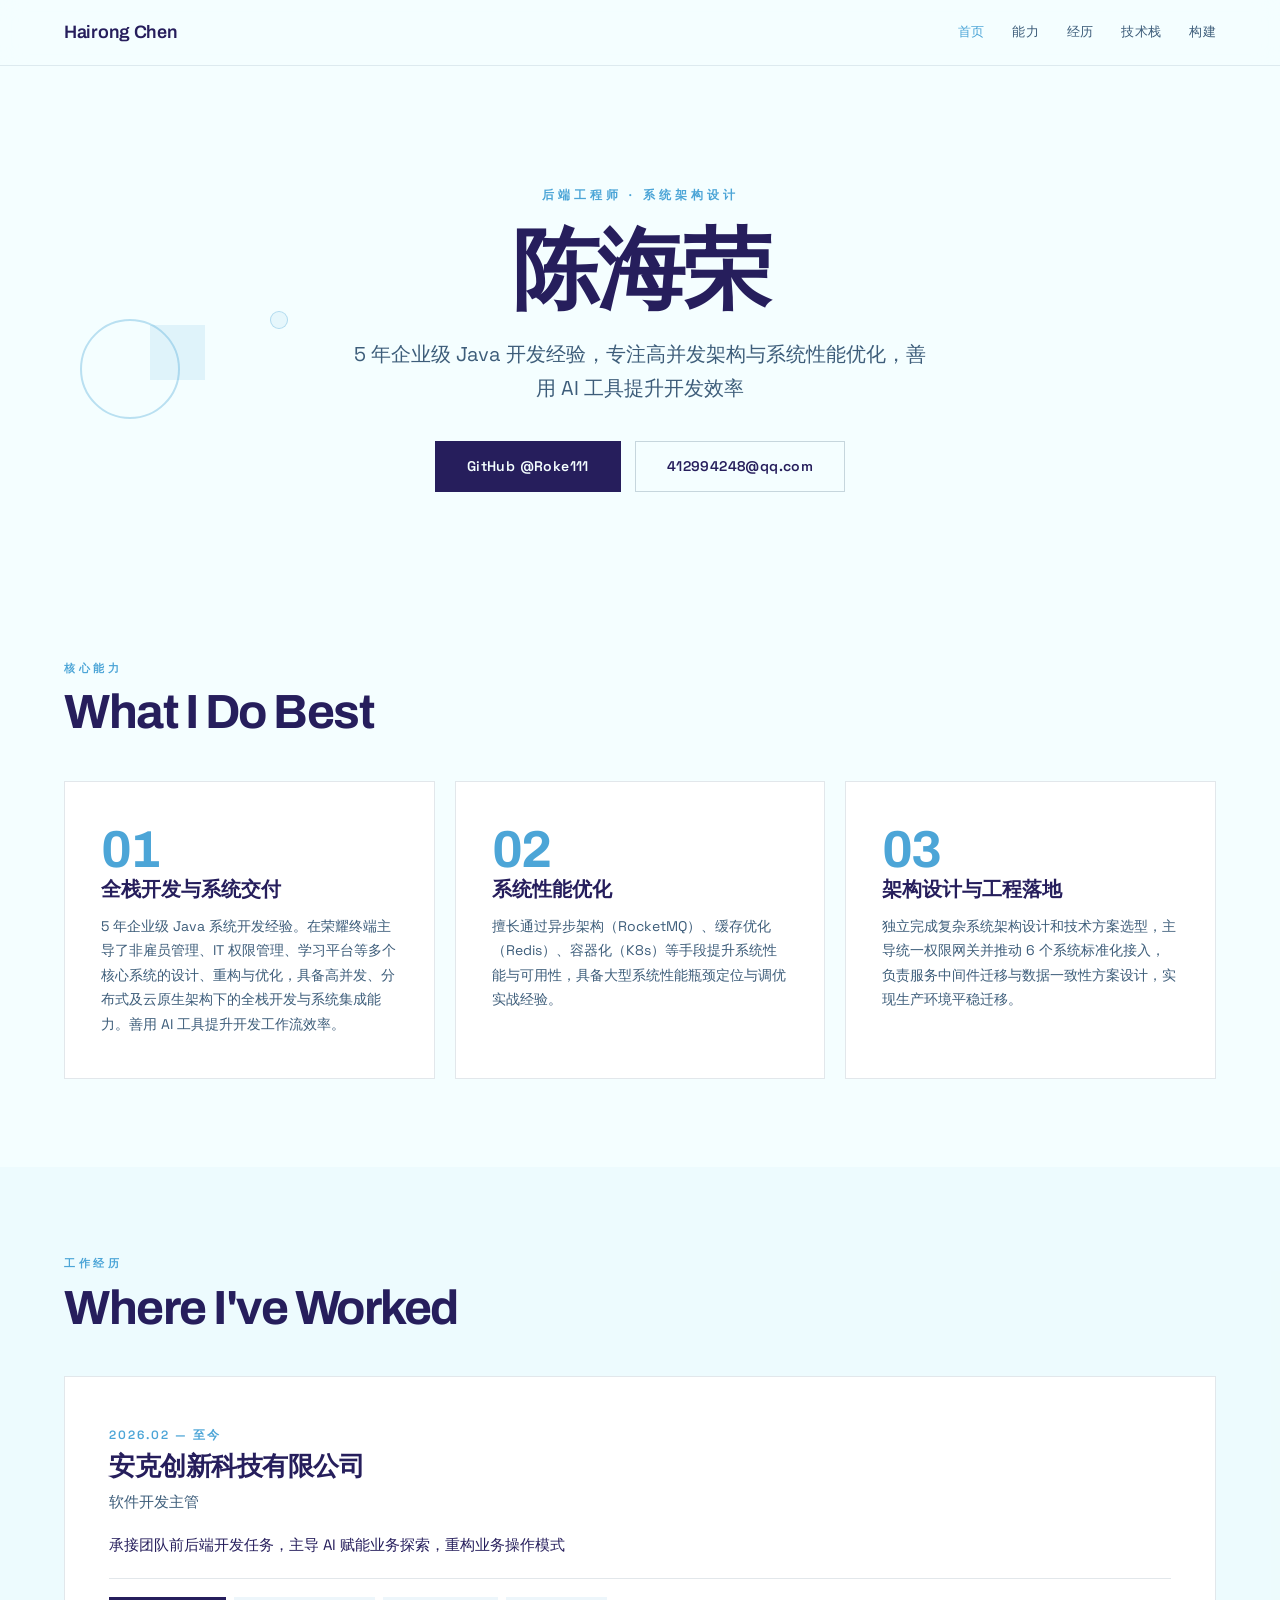
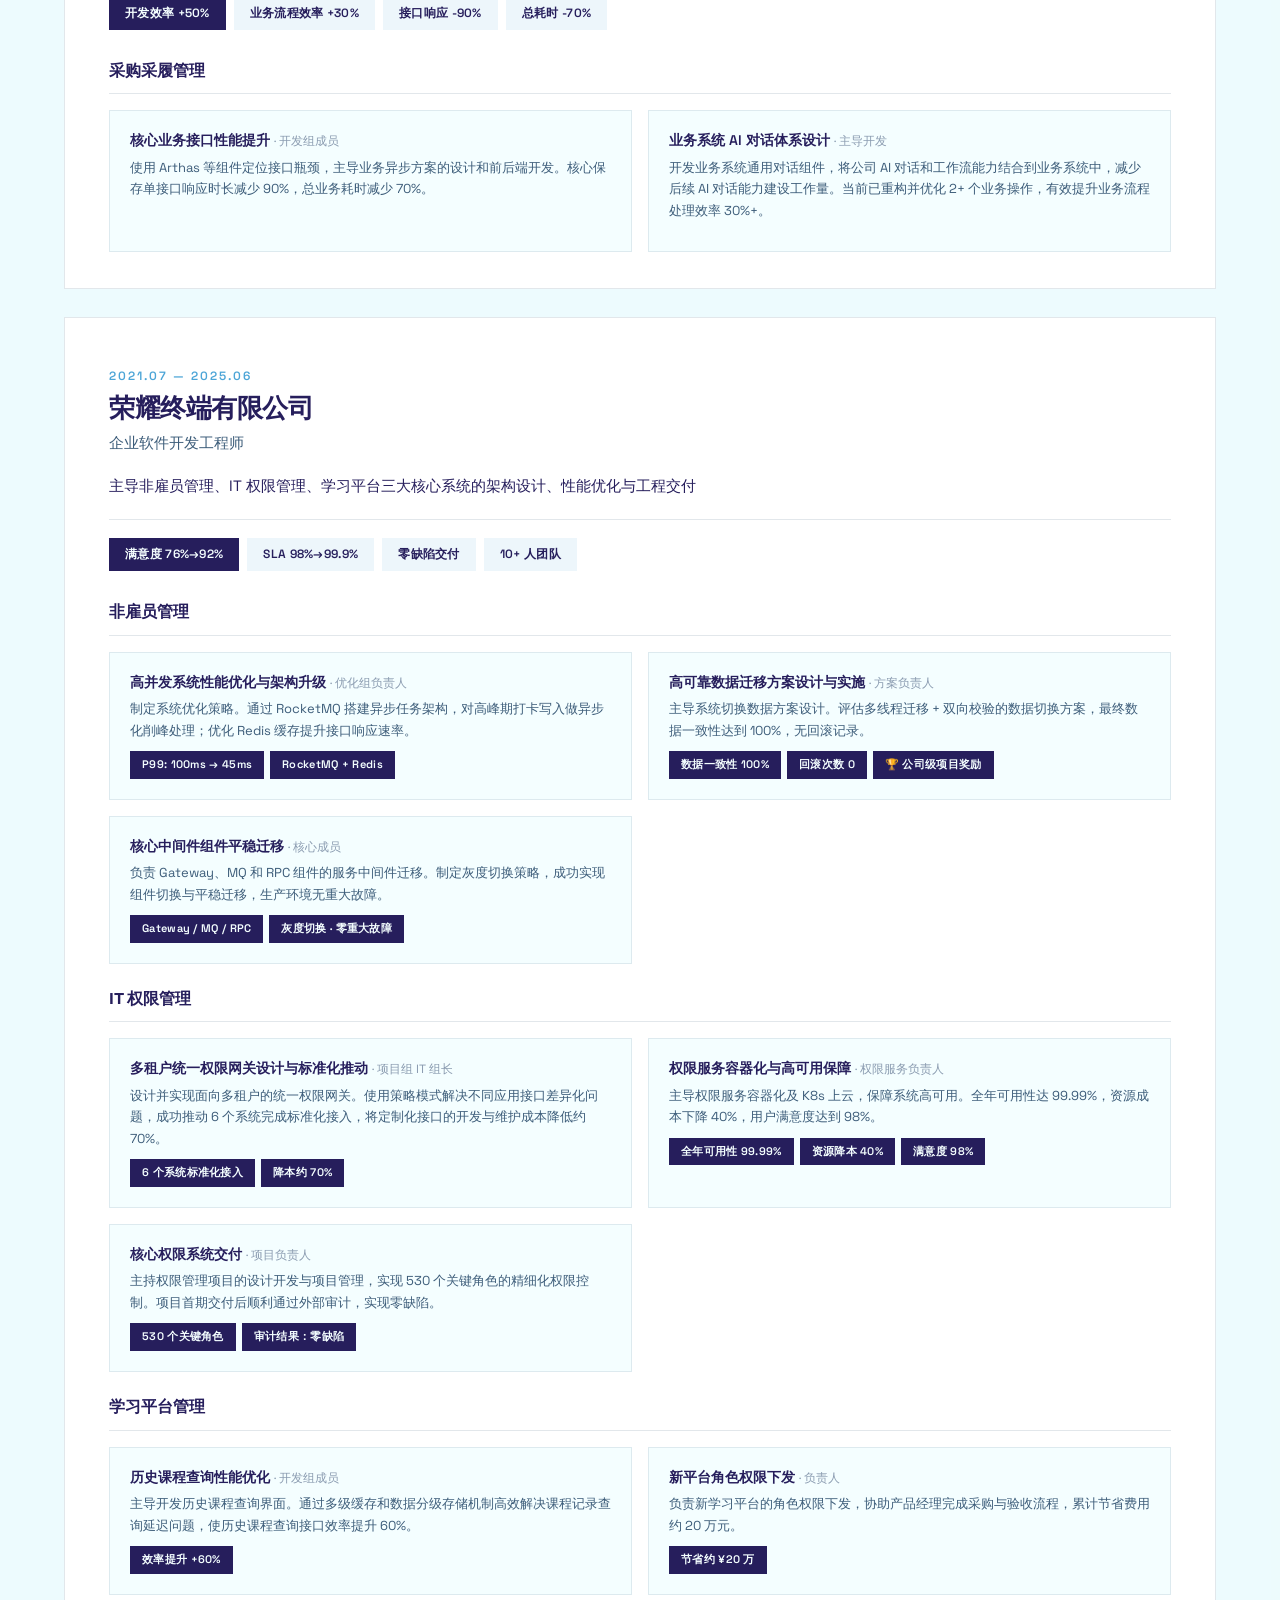
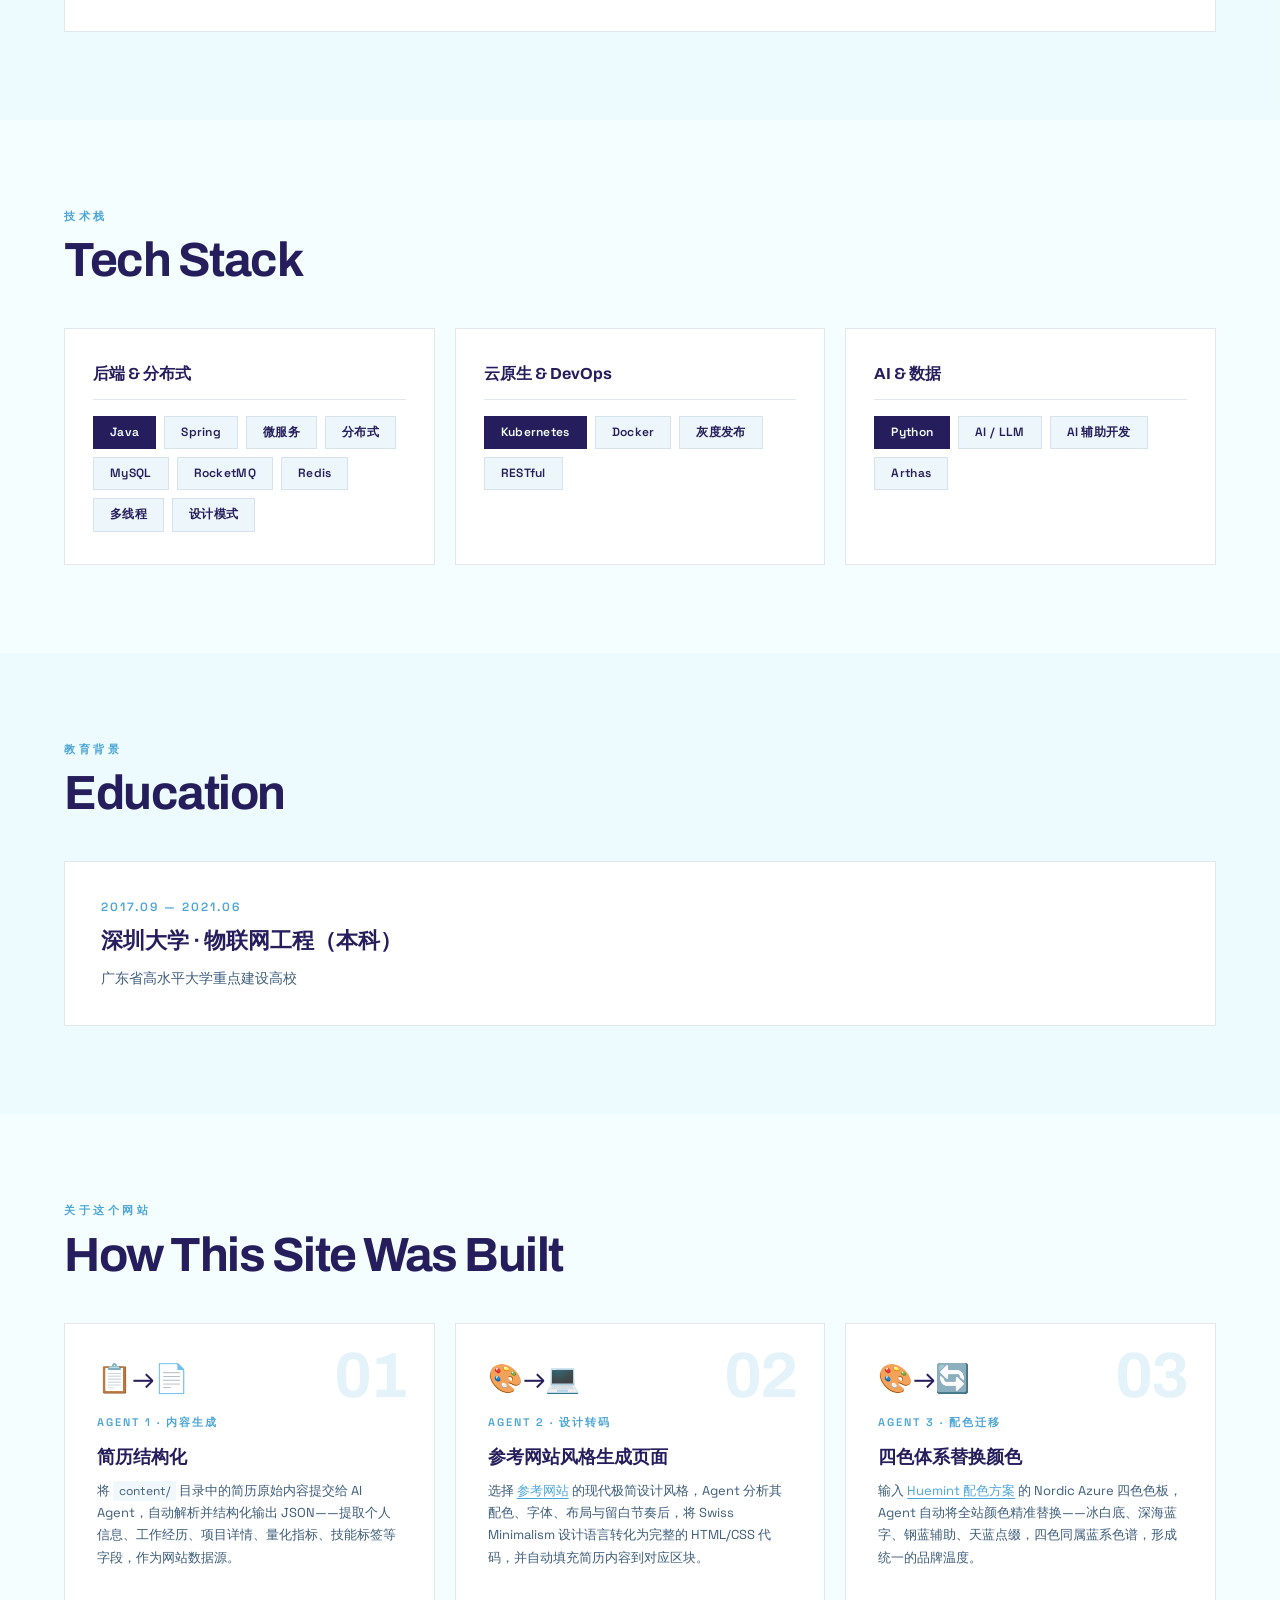
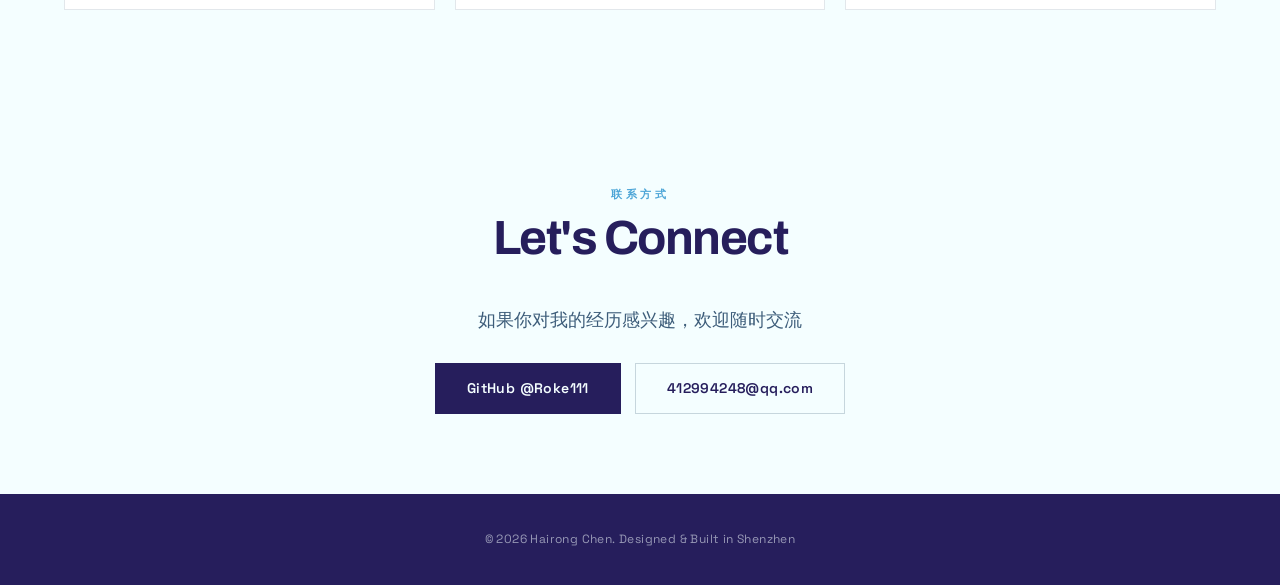
<file: index.html>
<!DOCTYPE html>
<html lang="zh-CN">
<head>
  <meta charset="UTF-8">
  <meta name="viewport" content="width=device-width,initial-scale=1.0">
  <title>陈海荣 · Hairong Chen — 后端工程师</title>
  <link rel="preconnect" href="https://fonts.googleapis.com">
  <link rel="preconnect" href="https://fonts.gstatic.com" crossorigin>
  <link href="https://fonts.googleapis.com/css2?family=Archivo:wght@400;500;600;700&family=Space+Grotesk:wght@400;500;600;700&display=swap" rel="stylesheet">
  <style>
    /* ═══════════════ RESET ═══════════════ */
    *,*::before,*::after{box-sizing:border-box;margin:0;padding:0}
    html{scroll-behavior:smooth;-webkit-font-smoothing:antialiased}
    body{font-family:'Space Grotesk',system-ui,sans-serif;background:#f4feff;color:#261e5c;line-height:1.6}

    /* ═══════════════ HEADER ═══════════════ */
    .header{position:sticky;top:0;z-index:100;display:flex;align-items:center;justify-content:space-between;padding:18px 64px;background:rgba(244,254,255,0.92);backdrop-filter:blur(12px);-webkit-backdrop-filter:blur(12px);border-bottom:1px solid rgba(61,93,122,0.12)}
    .logo{font-family:'Archivo',sans-serif;font-size:18px;font-weight:600;color:#261e5c;letter-spacing:-0.3px}
    .nav{display:flex;gap:28px}
    .nav a{font-size:13px;font-weight:500;color:#3d5d7a;text-decoration:none;letter-spacing:0.3px;transition:color .2s}
    .nav a:hover,.nav a.active{color:#4ca5d7}
    @media(max-width:640px){.header{padding:14px 20px}.nav{gap:16px}.logo{font-size:16px}.nav a{font-size:12px}}

    /* ═══════════════ HERO ═══════════════ */
    .hero{position:relative;padding:120px 64px 80px;text-align:center;overflow:hidden}
    .hero-tag{font-family:'Space Grotesk',sans-serif;font-size:12px;font-weight:600;letter-spacing:4px;text-transform:uppercase;color:#4ca5d7;margin-bottom:20px}
    .hero-name{font-family:'Archivo',sans-serif;font-size:clamp(48px,9vw,88px);font-weight:700;letter-spacing:-2.5px;color:#261e5c;line-height:1.05;margin-bottom:20px}
    .hero-sub{font-size:clamp(16px,2.5vw,20px);font-weight:400;color:#3d5d7a;max-width:580px;margin:0 auto 36px;line-height:1.7}
    .hero-btns{display:flex;align-items:center;justify-content:center;gap:14px;flex-wrap:wrap}
    .btn-dark{display:inline-flex;align-items:center;padding:14px 32px;background:#261e5c;color:#f4feff;font-size:14px;font-weight:600;font-family:'Space Grotesk',sans-serif;text-decoration:none;letter-spacing:0.4px;transition:background .25s,transform .2s}
    .btn-dark:hover{background:#352d70;transform:translateY(-1px)}
    .btn-line{display:inline-flex;align-items:center;padding:13px 31px;background:transparent;color:#261e5c;font-size:14px;font-weight:600;font-family:'Space Grotesk',sans-serif;text-decoration:none;letter-spacing:0.4px;border:1px solid rgba(61,93,122,0.25);transition:border-color .25s,transform .2s}
    .btn-line:hover{border-color:#261e5c;transform:translateY(-1px)}

    /* geometric deco */
    .hero-deco{position:absolute;top:50%;left:80px;transform:translateY(-50%);pointer-events:none}
    .hero-deco .circ{position:absolute;width:100px;height:100px;border:2px solid rgba(76,165,215,0.35);border-radius:50%}
    .hero-deco .rect{position:absolute;top:6px;left:70px;width:55px;height:55px;background:rgba(76,165,215,0.12)}
    @media(max-width:960px){.hero-deco{display:none}.hero{padding:80px 24px 60px}}
    @media(max-width:480px){.hero{padding:50px 18px 44px}.hero-btns{flex-direction:column}.btn-dark,.btn-line{width:100%;justify-content:center}}

    /* ═══════════════ SECTION COMMON ═══════════════ */
    .sec{padding:88px 64px}
    .sec-gray{background:rgba(76,165,215,0.04)}
    .sec-inner{max-width:1200px;margin:0 auto}
    .sec-label{display:block;font-size:11px;font-weight:600;letter-spacing:3.5px;text-transform:uppercase;color:#4ca5d7;margin-bottom:8px}
    .sec-heading{font-family:'Archivo',sans-serif;font-size:clamp(30px,4.5vw,48px);font-weight:700;letter-spacing:-1.5px;color:#261e5c;line-height:1.15;margin-bottom:40px}
    @media(max-width:768px){.sec{padding:56px 24px}.sec-heading{margin-bottom:28px}}

    /* ═══════════════ CAPABILITY CARDS ═══════════════ */
    .cap-grid{display:grid;grid-template-columns:repeat(3,1fr);gap:20px}
    .cap-card{background:#FFF;padding:42px 36px;border:1px solid rgba(61,93,122,0.15)}
    .cap-num{font-family:'Archivo',sans-serif;font-size:52px;font-weight:700;letter-spacing:-2px;color:#4ca5d7;line-height:1;margin-bottom:18px}
    .cap-card h3{font-family:'Archivo',sans-serif;font-size:20px;font-weight:700;color:#261e5c;margin-bottom:12px;line-height:1.3}
    .cap-card p{font-size:14px;color:#3d5d7a;line-height:1.75}
    @media(max-width:960px){.cap-grid{grid-template-columns:1fr 1fr}}
    @media(max-width:600px){.cap-grid{grid-template-columns:1fr}.cap-card{padding:30px 24px}.cap-num{font-size:40px}}

    /* ═══════════════ EXPERIENCE ═══════════════ */
    .exp-list{display:flex;flex-direction:column;gap:28px}
    .exp-entry{background:#FFF;border:1px solid rgba(61,93,122,0.15)}
    .exp-entry-inner{padding:44px 44px 36px}
    .exp-hd{display:flex;align-items:flex-start;justify-content:space-between;gap:24px;margin-bottom:18px;flex-wrap:wrap}
    .exp-period{font-size:12px;font-weight:600;letter-spacing:2px;color:#4ca5d7;white-space:nowrap}
    .exp-company{font-family:'Archivo',sans-serif;font-size:26px;font-weight:700;color:#261e5c;letter-spacing:-0.5px}
    .exp-role{font-size:15px;color:#3d5d7a;margin-top:2px}
    .exp-summary{font-size:15px;color:#261e5c;line-height:1.7;margin-bottom:18px;padding-bottom:20px;border-bottom:1px solid rgba(61,93,122,0.15)}
    .exp-metrics{display:flex;flex-wrap:wrap;gap:8px;margin-bottom:28px}
    .metric{display:inline-block;padding:7px 16px;font-size:12px;font-weight:600;font-family:'Space Grotesk',sans-serif;letter-spacing:0.3px;background:rgba(76,165,215,0.10);color:#261e5c}
    .metric--hi{background:#261e5c;color:#f4feff}

    /* Project blocks */
    .exp-proj{margin-bottom:22px}
    .exp-proj:last-child{margin-bottom:0}
    .exp-proj-title{font-family:'Archivo',sans-serif;font-size:16px;font-weight:700;color:#261e5c;padding-bottom:10px;border-bottom:1px solid rgba(61,93,122,0.15);margin-bottom:16px}
    .proj-grid{display:grid;grid-template-columns:1fr 1fr;gap:16px}
    .proj-item{background:#f4feff;border:1px solid rgba(61,93,122,0.12);padding:20px}
    .proj-item h5{font-size:14px;font-weight:600;color:#261e5c;margin-bottom:6px;line-height:1.4}
    .proj-item h5 em{font-style:normal;font-weight:400;color:#8a9bb0;font-size:12px;margin-left:4px}
    .proj-item p{font-size:13px;color:#3d5d7a;line-height:1.65;margin-bottom:10px}
    .proj-chips{display:flex;flex-wrap:wrap;gap:6px}
    .chip{display:inline-block;padding:5px 12px;font-size:11px;font-weight:600;font-family:'Space Grotesk',sans-serif;letter-spacing:0.3px;background:#261e5c;color:#f4feff}

    @media(max-width:768px){
      .exp-entry-inner{padding:28px 20px}
      .exp-company{font-size:22px}
      .proj-grid{grid-template-columns:1fr}
    }

    /* ═══════════════ SKILLS ═══════════════ */
    .skill-grid{display:grid;grid-template-columns:repeat(3,1fr);gap:20px}
    .skill-card{background:#FFF;border:1px solid rgba(61,93,122,0.15);padding:32px 28px}
    .skill-card h3{font-family:'Archivo',sans-serif;font-size:16px;font-weight:700;color:#261e5c;margin-bottom:16px;padding-bottom:12px;border-bottom:1px solid rgba(61,93,122,0.15)}
    .skill-tags{display:flex;flex-wrap:wrap;gap:8px}
    .stag{display:inline-block;padding:6px 16px;font-size:12px;font-weight:600;font-family:'Space Grotesk',sans-serif;letter-spacing:0.3px;background:rgba(76,165,215,0.10);color:#261e5c;border:1px solid rgba(61,93,122,0.12)}
    .stag--hi{background:#261e5c;color:#f4feff;border-color:#261e5c}
    @media(max-width:960px){.skill-grid{grid-template-columns:1fr 1fr}}
    @media(max-width:600px){.skill-grid{grid-template-columns:1fr}}

    /* ═══════════════ EDUCATION ═══════════════ */
    .edu-card{background:#FFF;border:1px solid rgba(61,93,122,0.15);padding:36px 36px}
    .edu-period{display:block;font-size:12px;font-weight:600;letter-spacing:2px;color:#4ca5d7;margin-bottom:6px}
    .edu-card h3{font-family:'Archivo',sans-serif;font-size:22px;font-weight:700;color:#261e5c;margin-bottom:8px}
    .edu-card p{font-size:14px;color:#3d5d7a}
    @media(max-width:480px){.edu-card{padding:24px 20px}.edu-card h3{font-size:18px}}

    /* ═══════════════ BUILD PROCESS ═══════════════ */
    .build-grid{display:grid;grid-template-columns:repeat(3,1fr);gap:20px}
    .build-card{background:#FFF;border:1px solid rgba(61,93,122,0.15);padding:40px 32px;position:relative}
    .build-step{font-family:'Archivo',sans-serif;font-size:64px;font-weight:700;letter-spacing:-2px;color:rgba(76,165,215,0.15);position:absolute;top:20px;right:28px;line-height:1;pointer-events:none}
    .build-icon{display:block;font-size:28px;margin-bottom:16px;line-height:1}
    .build-card h3{font-family:'Archivo',sans-serif;font-size:18px;font-weight:700;color:#261e5c;margin-bottom:8px}
    .build-card .build-agent{display:inline-block;font-size:11px;font-weight:600;letter-spacing:2px;color:#4ca5d7;text-transform:uppercase;margin-bottom:12px}
    .build-card p{font-size:13px;color:#3d5d7a;line-height:1.7}
    .build-link{color:#4ca5d7;text-decoration:underline;text-underline-offset:3px;transition:color .2s}
    .build-link:hover{color:#261e5c}
    .build-card code{font-family:'Space Grotesk',monospace;font-size:12px;background:rgba(76,165,215,0.08);padding:2px 6px}
    @media(max-width:960px){.build-grid{grid-template-columns:1fr 1fr}}
    @media(max-width:600px){.build-grid{grid-template-columns:1fr}.build-card{padding:32px 24px}.build-step{font-size:48px;top:16px;right:20px}}

    /* ═══════════════ CONTACT ═══════════════ */
    .contact{text-align:center;padding:88px 64px 80px}
    .contact-sub{font-size:18px;color:#3d5d7a;margin-bottom:28px}
    @media(max-width:480px){.contact{padding:56px 24px 48px}}

    /* ═══════════════ FOOTER ═══════════════ */
    .footer{background:#261e5c;padding:36px 64px;text-align:center}
    .footer p{font-size:12px;color:rgba(244,254,255,0.55);letter-spacing:0.4px}
  </style>
</head>
<body>

<!-- ═══ HEADER ═══ -->
<header class="header">
  <span class="logo">Hairong Chen</span>
  <nav class="nav">
    <a href="#hero" class="active">首页</a>
    <a href="#capabilities">能力</a>
    <a href="#experience">经历</a>
    <a href="#skills">技术栈</a>
    <a href="#build">构建</a>
  </nav>
</header>

<!-- ═══ HERO ═══ -->
<section class="hero" id="hero">
  <div class="hero-deco">
    <div class="circ" style="left:0;top:0"></div>
    <div class="rect"></div>
    <div class="circ" style="width:18px;height:18px;left:190px;top:-8px;border-width:1.5px;background:rgba(76,165,215,0.08)"></div>
  </div>
  <p class="hero-tag">后端工程师 · 系统架构设计</p>
  <h1 class="hero-name">陈海荣</h1>
  <p class="hero-sub">5 年企业级 Java 开发经验，专注高并发架构与系统性能优化，善用 AI 工具提升开发效率</p>
  <div class="hero-btns">
    <a href="https://github.com/Roke111" target="_blank" rel="noopener" class="btn-dark">GitHub @Roke111</a>
    <a href="mailto:412994248@qq.com" class="btn-line">412994248@qq.com</a>
  </div>
</section>

<!-- ═══ 核心能力 ═══ -->
<section class="sec" id="capabilities">
  <div class="sec-inner">
    <span class="sec-label">核心能力</span>
    <h2 class="sec-heading">What I Do Best</h2>
    <div class="cap-grid">
      <div class="cap-card">
        <span class="cap-num">01</span>
        <h3>全栈开发与系统交付</h3>
        <p>5 年企业级 Java 系统开发经验。在荣耀终端主导了非雇员管理、IT 权限管理、学习平台等多个核心系统的设计、重构与优化，具备高并发、分布式及云原生架构下的全栈开发与系统集成能力。善用 AI 工具提升开发工作流效率。</p>
      </div>
      <div class="cap-card">
        <span class="cap-num">02</span>
        <h3>系统性能优化</h3>
        <p>擅长通过异步架构（RocketMQ）、缓存优化（Redis）、容器化（K8s）等手段提升系统性能与可用性，具备大型系统性能瓶颈定位与调优实战经验。</p>
      </div>
      <div class="cap-card">
        <span class="cap-num">03</span>
        <h3>架构设计与工程落地</h3>
        <p>独立完成复杂系统架构设计和技术方案选型，主导统一权限网关并推动 6 个系统标准化接入，负责服务中间件迁移与数据一致性方案设计，实现生产环境平稳迁移。</p>
      </div>
    </div>
  </div>
</section>

<!-- ═══ 工作经历 ═══ -->
<section class="sec sec-gray" id="experience">
  <div class="sec-inner">
    <span class="sec-label">工作经历</span>
    <h2 class="sec-heading">Where I've Worked</h2>
    <div class="exp-list">

      <!-- 安克创新 -->
      <div class="exp-entry">
        <div class="exp-entry-inner">
          <div class="exp-hd">
            <div>
              <span class="exp-period">2026.02 — 至今</span>
              <div class="exp-company">安克创新科技有限公司</div>
              <div class="exp-role">软件开发主管</div>
            </div>
          </div>
          <p class="exp-summary">承接团队前后端开发任务，主导 AI 赋能业务探索，重构业务操作模式</p>
          <div class="exp-metrics">
            <span class="metric metric--hi">开发效率 +50%</span>
            <span class="metric">业务流程效率 +30%</span>
            <span class="metric">接口响应 -90%</span>
            <span class="metric">总耗时 -70%</span>
          </div>

          <div class="exp-proj">
            <div class="exp-proj-title">采购采履管理</div>
            <div class="proj-grid">
              <div class="proj-item">
                <h5>核心业务接口性能提升<em>· 开发组成员</em></h5>
                <p>使用 Arthas 等组件定位接口瓶颈，主导业务异步方案的设计和前后端开发。核心保存单接口响应时长减少 90%，总业务耗时减少 70%。</p>
              </div>
              <div class="proj-item">
                <h5>业务系统 AI 对话体系设计<em>· 主导开发</em></h5>
                <p>开发业务系统通用对话组件，将公司 AI 对话和工作流能力结合到业务系统中，减少后续 AI 对话能力建设工作量。当前已重构并优化 2+ 个业务操作，有效提升业务流程处理效率 30%+。</p>
              </div>
            </div>
          </div>
        </div>
      </div>

      <!-- 荣耀终端 -->
      <div class="exp-entry">
        <div class="exp-entry-inner">
          <div class="exp-hd">
            <div>
              <span class="exp-period">2021.07 — 2025.06</span>
              <div class="exp-company">荣耀终端有限公司</div>
              <div class="exp-role">企业软件开发工程师</div>
            </div>
          </div>
          <p class="exp-summary">主导非雇员管理、IT 权限管理、学习平台三大核心系统的架构设计、性能优化与工程交付</p>
          <div class="exp-metrics">
            <span class="metric metric--hi">满意度 76%→92%</span>
            <span class="metric">SLA 98%→99.9%</span>
            <span class="metric">零缺陷交付</span>
            <span class="metric">10+ 人团队</span>
          </div>

          <!-- 非雇员管理 -->
          <div class="exp-proj">
            <div class="exp-proj-title">非雇员管理</div>
            <div class="proj-grid">
              <div class="proj-item">
                <h5>高并发系统性能优化与架构升级<em>· 优化组负责人</em></h5>
                <p>制定系统优化策略。通过 RocketMQ 搭建异步任务架构，对高峰期打卡写入做异步化削峰处理；优化 Redis 缓存提升接口响应速率。</p>
                <div class="proj-chips">
                  <span class="chip">P99: 100ms → 45ms</span>
                  <span class="chip">RocketMQ + Redis</span>
                </div>
              </div>
              <div class="proj-item">
                <h5>高可靠数据迁移方案设计与实施<em>· 方案负责人</em></h5>
                <p>主导系统切换数据方案设计。评估多线程迁移 + 双向校验的数据切换方案，最终数据一致性达到 100%，无回滚记录。</p>
                <div class="proj-chips">
                  <span class="chip">数据一致性 100%</span>
                  <span class="chip">回滚次数 0</span>
                  <span class="chip">🏆 公司级项目奖励</span>
                </div>
              </div>
              <div class="proj-item">
                <h5>核心中间件组件平稳迁移<em>· 核心成员</em></h5>
                <p>负责 Gateway、MQ 和 RPC 组件的服务中间件迁移。制定灰度切换策略，成功实现组件切换与平稳迁移，生产环境无重大故障。</p>
                <div class="proj-chips">
                  <span class="chip">Gateway / MQ / RPC</span>
                  <span class="chip">灰度切换 · 零重大故障</span>
                </div>
              </div>
            </div>
          </div>

          <!-- IT 权限管理 -->
          <div class="exp-proj">
            <div class="exp-proj-title">IT 权限管理</div>
            <div class="proj-grid">
              <div class="proj-item">
                <h5>多租户统一权限网关设计与标准化推动<em>· 项目组 IT 组长</em></h5>
                <p>设计并实现面向多租户的统一权限网关。使用策略模式解决不同应用接口差异化问题，成功推动 6 个系统完成标准化接入，将定制化接口的开发与维护成本降低约 70%。</p>
                <div class="proj-chips">
                  <span class="chip">6 个系统标准化接入</span>
                  <span class="chip">降本约 70%</span>
                </div>
              </div>
              <div class="proj-item">
                <h5>权限服务容器化与高可用保障<em>· 权限服务负责人</em></h5>
                <p>主导权限服务容器化及 K8s 上云，保障系统高可用。全年可用性达 99.99%，资源成本下降 40%，用户满意度达到 98%。</p>
                <div class="proj-chips">
                  <span class="chip">全年可用性 99.99%</span>
                  <span class="chip">资源降本 40%</span>
                  <span class="chip">满意度 98%</span>
                </div>
              </div>
              <div class="proj-item">
                <h5>核心权限系统交付<em>· 项目负责人</em></h5>
                <p>主持权限管理项目的设计开发与项目管理，实现 530 个关键角色的精细化权限控制。项目首期交付后顺利通过外部审计，实现零缺陷。</p>
                <div class="proj-chips">
                  <span class="chip">530 个关键角色</span>
                  <span class="chip">审计结果：零缺陷</span>
                </div>
              </div>
            </div>
          </div>

          <!-- 学习平台管理 -->
          <div class="exp-proj">
            <div class="exp-proj-title">学习平台管理</div>
            <div class="proj-grid">
              <div class="proj-item">
                <h5>历史课程查询性能优化<em>· 开发组成员</em></h5>
                <p>主导开发历史课程查询界面。通过多级缓存和数据分级存储机制高效解决课程记录查询延迟问题，使历史课程查询接口效率提升 60%。</p>
                <div class="proj-chips"><span class="chip">效率提升 +60%</span></div>
              </div>
              <div class="proj-item">
                <h5>新平台角色权限下发<em>· 负责人</em></h5>
                <p>负责新学习平台的角色权限下发，协助产品经理完成采购与验收流程，累计节省费用约 20 万元。</p>
                <div class="proj-chips"><span class="chip">节省约 ¥20 万</span></div>
              </div>
            </div>
          </div>
        </div>
      </div>

    </div>
  </div>
</section>

<!-- ═══ 技术栈 ═══ -->
<section class="sec" id="skills">
  <div class="sec-inner">
    <span class="sec-label">技术栈</span>
    <h2 class="sec-heading">Tech Stack</h2>
    <div class="skill-grid">
      <div class="skill-card">
        <h3>后端 &amp; 分布式</h3>
        <div class="skill-tags">
          <span class="stag stag--hi">Java</span>
          <span class="stag">Spring</span>
          <span class="stag">微服务</span>
          <span class="stag">分布式</span>
          <span class="stag">MySQL</span>
          <span class="stag">RocketMQ</span>
          <span class="stag">Redis</span>
          <span class="stag">多线程</span>
          <span class="stag">设计模式</span>
        </div>
      </div>
      <div class="skill-card">
        <h3>云原生 &amp; DevOps</h3>
        <div class="skill-tags">
          <span class="stag stag--hi">Kubernetes</span>
          <span class="stag">Docker</span>
          <span class="stag">灰度发布</span>
          <span class="stag">RESTful</span>
        </div>
      </div>
      <div class="skill-card">
        <h3>AI &amp; 数据</h3>
        <div class="skill-tags">
          <span class="stag stag--hi">Python</span>
          <span class="stag">AI / LLM</span>
          <span class="stag">AI 辅助开发</span>
          <span class="stag">Arthas</span>
        </div>
      </div>
    </div>
  </div>
</section>

<!-- ═══ 教育背景 ═══ -->
<section class="sec sec-gray">
  <div class="sec-inner">
    <span class="sec-label">教育背景</span>
    <h2 class="sec-heading">Education</h2>
    <div class="edu-card">
      <span class="edu-period">2017.09 — 2021.06</span>
      <h3>深圳大学 · 物联网工程（本科）</h3>
      <p>广东省高水平大学重点建设高校</p>
    </div>
  </div>
</section>

<!-- ═══ 构建过程 ═══ -->
<section class="sec" id="build">
  <div class="sec-inner">
    <span class="sec-label">关于这个网站</span>
    <h2 class="sec-heading">How This Site Was Built</h2>
    <div class="build-grid">
      <div class="build-card">
        <span class="build-step">01</span>
        <span class="build-icon">📋→📄</span>
        <span class="build-agent">Agent 1 · 内容生成</span>
        <h3>简历结构化</h3>
        <p>将 <code>content/</code> 目录中的简历原始内容提交给 AI Agent，自动解析并结构化输出 JSON——提取个人信息、工作经历、项目详情、量化指标、技能标签等字段，作为网站数据源。</p>
      </div>
      <div class="build-card">
        <span class="build-step">02</span>
        <span class="build-icon">🎨→💻</span>
        <span class="build-agent">Agent 2 · 设计转码</span>
        <h3>参考网站风格生成页面</h3>
        <p>选择 <a href="https://my-website-k15iozgc.wegic.net" target="_blank" rel="noopener" class="build-link">参考网站</a> 的现代极简设计风格，Agent 分析其配色、字体、布局与留白节奏后，将 Swiss Minimalism 设计语言转化为完整的 HTML/CSS 代码，并自动填充简历内容到对应区块。</p>
      </div>
      <div class="build-card">
        <span class="build-step">03</span>
        <span class="build-icon">🎨→🔄</span>
        <span class="build-agent">Agent 3 · 配色迁移</span>
        <h3>四色体系替换颜色</h3>
        <p>输入 <a href="https://huemint.com/brand-3/#palette=f4feff-261e5c-3d5d7a-4ca5d7" target="_blank" rel="noopener" class="build-link">Huemint 配色方案</a> 的 Nordic Azure 四色色板，Agent 自动将全站颜色精准替换——冰白底、深海蓝字、钢蓝辅助、天蓝点缀，四色同属蓝系色谱，形成统一的品牌温度。</p>
      </div>
    </div>
  </div>
</section>

<!-- ═══ 联系方式 ═══ -->
<section class="contact">
  <span class="sec-label">联系方式</span>
  <h2 class="sec-heading">Let's Connect</h2>
  <p class="contact-sub">如果你对我的经历感兴趣，欢迎随时交流</p>
  <div class="hero-btns">
    <a href="https://github.com/Roke111" target="_blank" rel="noopener" class="btn-dark">GitHub @Roke111</a>
    <a href="mailto:412994248@qq.com" class="btn-line">412994248@qq.com</a>
  </div>
</section>

<!-- ═══ FOOTER ═══ -->
<footer class="footer">
  <p>© 2026 Hairong Chen. Designed &amp; Built in Shenzhen</p>
</footer>

</body>
</html>
</file>
